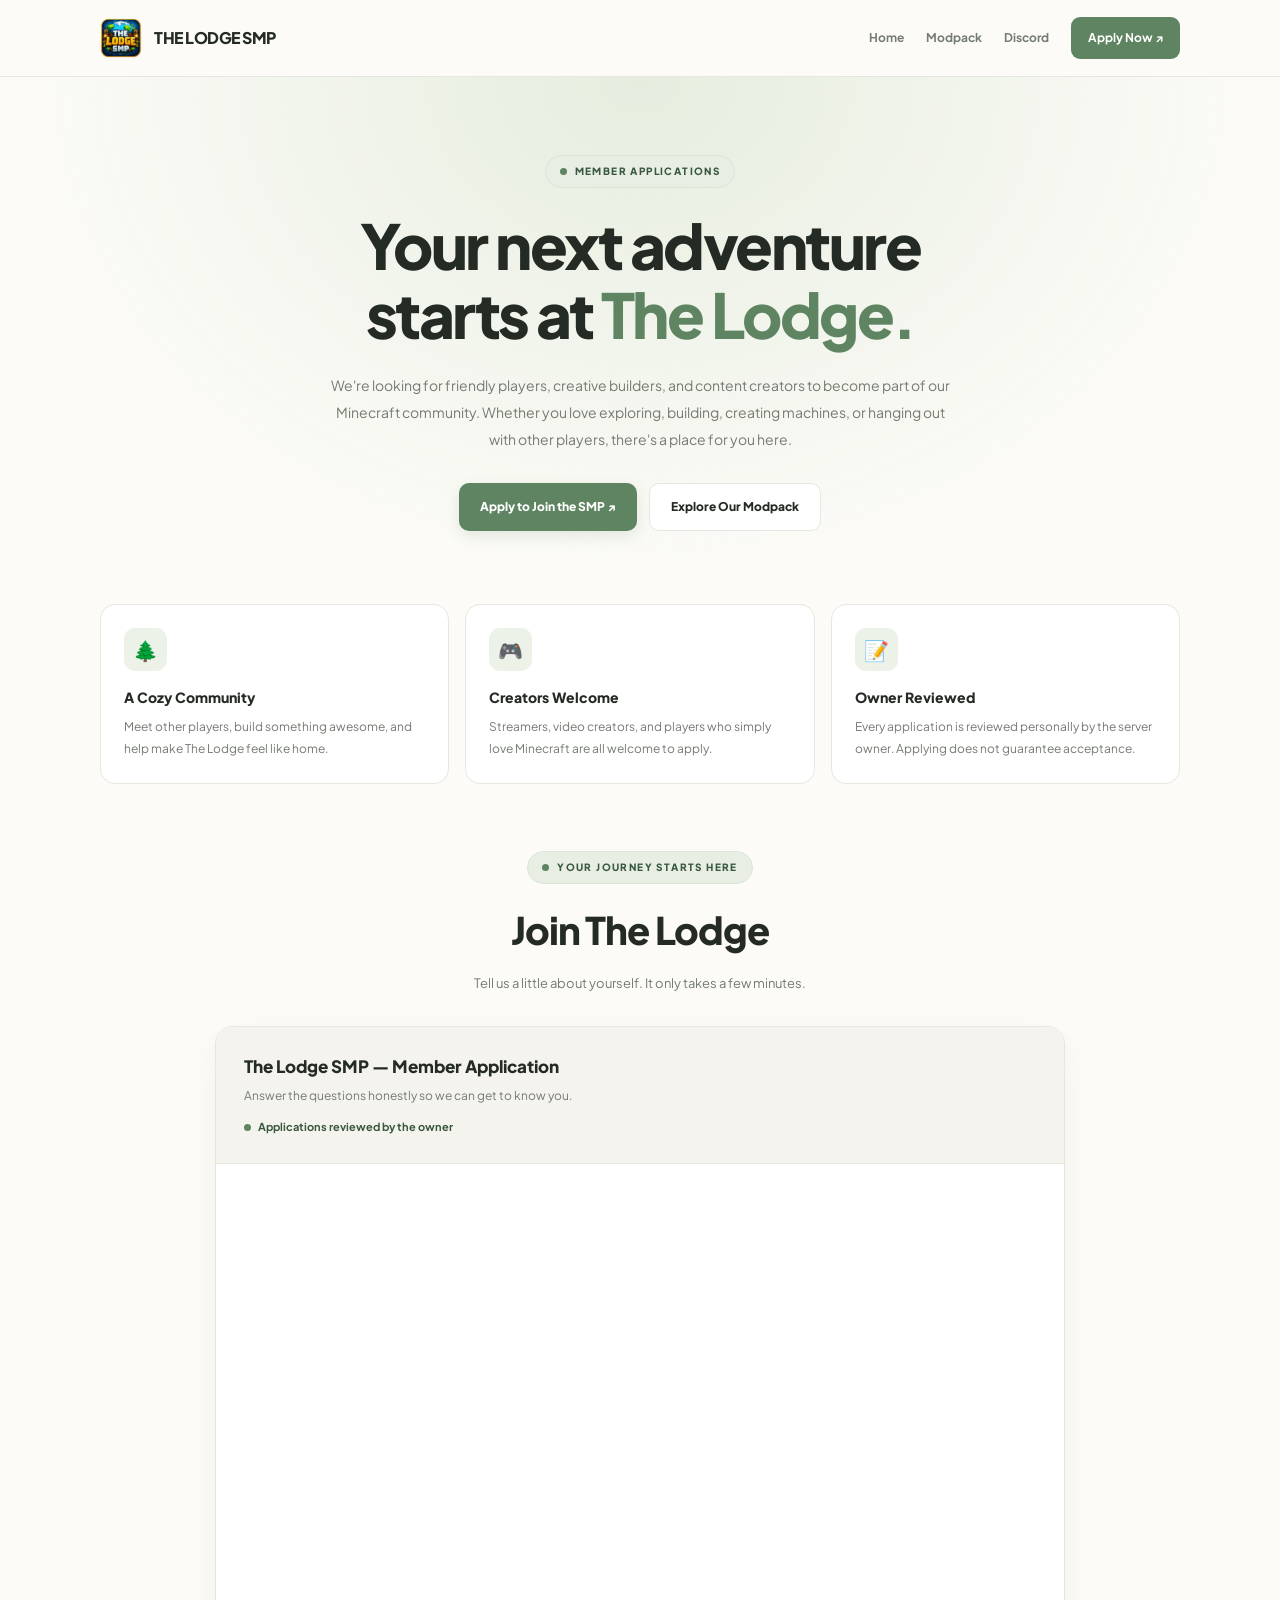
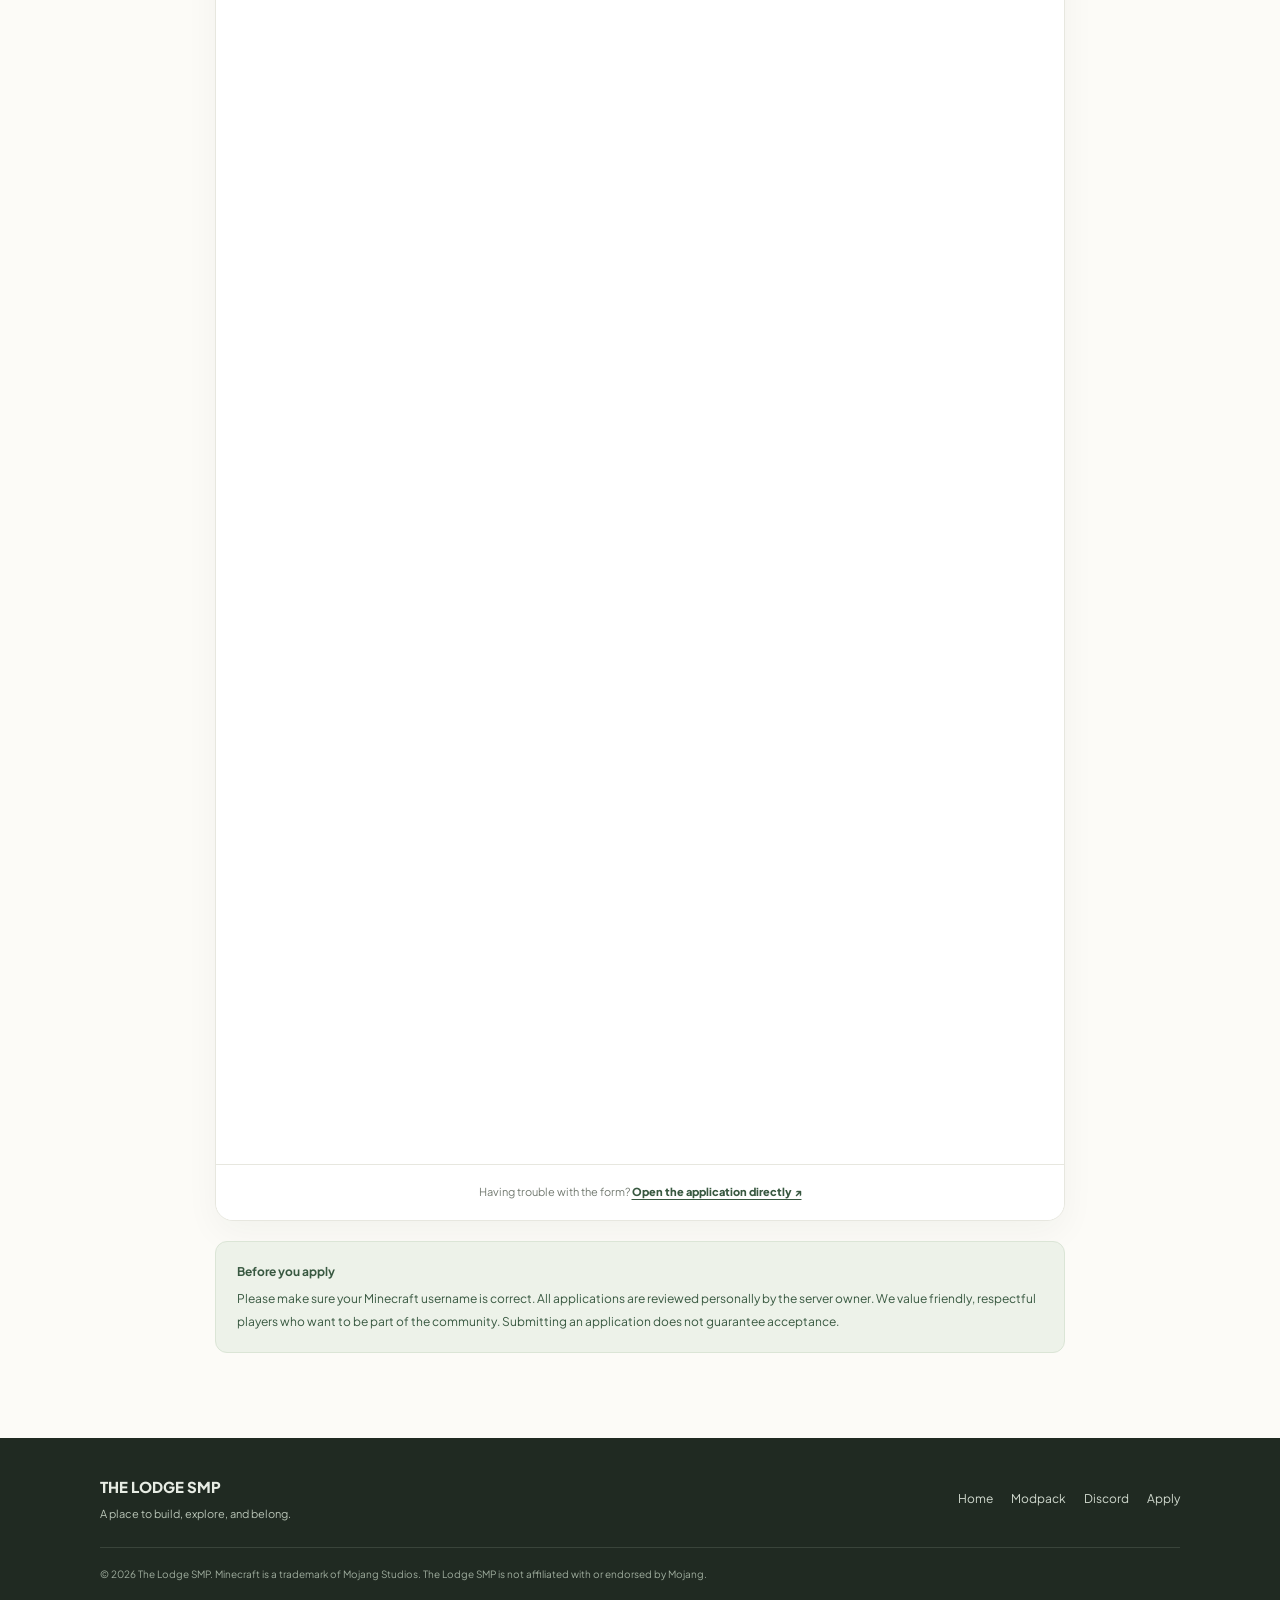
<file: apply/index.html>
<!DOCTYPE html>
<html lang="en">
<head>
  <meta charset="UTF-8">
  <meta name="viewport" content="width=device-width, initial-scale=1.0">

  <title>Apply to Join | The Lodge SMP</title>

  <meta name="description" content="Apply to join The Lodge SMP, a cozy Minecraft survival community built around creativity, friendships, and adventure.">
  <meta name="theme-color" content="#fcfbf7">

  <link rel="icon" type="image/png" href="/assets/gallery/logo.png">
  <link rel="apple-touch-icon" href="/assets/gallery/logo.png">

  <link rel="preconnect" href="https://fonts.googleapis.com">
  <link rel="preconnect" href="https://fonts.gstatic.com" crossorigin>
  <link href="https://fonts.googleapis.com/css2?family=Plus+Jakarta+Sans:wght@400;500;600;700;800&display=swap" rel="stylesheet">

  <style>
    :root {
      --background: #fcfbf7;
      --surface: #ffffff;
      --soft: #f4f3ed;
      --green: #5e8461;
      --green-dark: #385840;
      --text: #242a24;
      --muted: #747b72;
      --border: #e7e7df;
    }

    * {
      box-sizing: border-box;
      margin: 0;
      padding: 0;
    }

    html {
      scroll-behavior: smooth;
      scroll-padding-top: 100px;
    }

    body {
      font-family: 'Plus Jakarta Sans', sans-serif;
      background: var(--background);
      color: var(--text);
      line-height: 1.7;
    }

    a {
      color: inherit;
      text-decoration: none;
    }

    .container {
      width: min(1080px, 90%);
      margin: 0 auto;
    }

    /* NAVIGATION */

    header {
      background: rgba(252, 251, 247, 0.96);
      border-bottom: 1px solid var(--border);
      position: sticky;
      top: 0;
      z-index: 100;
      backdrop-filter: blur(12px);
    }

    .nav {
      min-height: 76px;
      display: flex;
      justify-content: space-between;
      align-items: center;
      gap: 20px;
    }

    .brand {
      display: flex;
      align-items: center;
      gap: 12px;
      font-size: 16px;
      font-weight: 800;
      letter-spacing: -0.5px;
    }

    .brand img {
      width: 42px;
      height: 42px;
      object-fit: contain;
      border-radius: 10px;
    }

    .nav-links {
      display: flex;
      align-items: center;
      gap: 22px;
      font-size: 12px;
      font-weight: 700;
    }

    .nav-links a:not(.nav-cta) {
      color: var(--muted);
      transition: color 0.2s;
    }

    .nav-links a:hover {
      color: var(--green-dark);
    }

    .nav-cta {
      background: var(--green);
      color: #fff;
      padding: 11px 17px;
      border-radius: 9px;
      transition: background 0.2s, transform 0.2s;
    }

    .nav-cta:hover {
      background: var(--green-dark);
      transform: translateY(-1px);
    }

    /* HERO */

    .hero {
      padding: 78px 0 65px;
      text-align: center;
      background:
        radial-gradient(ellipse at 50% 0%, #e6eddf 0%, transparent 68%),
        var(--background);
    }

    .eyebrow {
      display: inline-flex;
      align-items: center;
      gap: 8px;
      background: #e8eee3;
      color: var(--green-dark);
      border: 1px solid #dbe5d6;
      padding: 7px 14px;
      border-radius: 50px;
      font-size: 10px;
      font-weight: 800;
      text-transform: uppercase;
      letter-spacing: 1.4px;
      margin-bottom: 23px;
    }

    .eyebrow-dot {
      width: 7px;
      height: 7px;
      background: var(--green);
      border-radius: 50%;
    }

    h1 {
      font-size: clamp(36px, 6vw, 62px);
      line-height: 1.12;
      letter-spacing: -2.5px;
      font-weight: 800;
      max-width: 760px;
      margin: 0 auto 22px;
    }

    h1 span {
      color: var(--green);
    }

    .hero-description {
      max-width: 620px;
      margin: 0 auto;
      font-size: 14px;
      color: var(--muted);
      line-height: 1.95;
    }

    .hero-buttons {
      display: flex;
      flex-wrap: wrap;
      justify-content: center;
      gap: 12px;
      margin-top: 29px;
    }

    .button {
      display: inline-flex;
      justify-content: center;
      align-items: center;
      padding: 13px 21px;
      border-radius: 10px;
      font-size: 12px;
      font-weight: 800;
      transition: 0.2s;
    }

    .button-primary {
      background: var(--green);
      color: white;
      box-shadow: 0 5px 15px rgba(56, 88, 64, 0.12);
    }

    .button-primary:hover {
      background: var(--green-dark);
      transform: translateY(-2px);
    }

    .button-secondary {
      border: 1px solid var(--border);
      background: white;
    }

    .button-secondary:hover {
      border-color: var(--green);
      color: var(--green-dark);
    }

    /* INFORMATION CARDS */

    .info-section {
      padding: 8px 0 55px;
    }

    .info-grid {
      display: grid;
      grid-template-columns: repeat(3, 1fr);
      gap: 16px;
    }

    .info-card {
      background: var(--surface);
      border: 1px solid var(--border);
      border-radius: 15px;
      padding: 23px;
      transition: transform 0.2s, box-shadow 0.2s;
    }

    .info-card:hover {
      transform: translateY(-3px);
      box-shadow: 0 10px 25px rgba(30, 45, 30, 0.05);
    }

    .info-icon {
      width: 43px;
      height: 43px;
      display: flex;
      justify-content: center;
      align-items: center;
      background: #edf2e9;
      border-radius: 11px;
      font-size: 20px;
      margin-bottom: 15px;
    }

    .info-card h3 {
      font-size: 14px;
      font-weight: 800;
      margin-bottom: 6px;
    }

    .info-card p {
      font-size: 12px;
      line-height: 1.85;
      color: var(--muted);
    }

    /* APPLICATION FORM */

    .application-section {
      padding: 12px 0 85px;
    }

    .section-heading {
      text-align: center;
      margin-bottom: 32px;
    }

    .section-heading .eyebrow {
      margin-bottom: 14px;
    }

    .section-heading h2 {
      font-size: clamp(27px, 4vw, 38px);
      letter-spacing: -1.2px;
      font-weight: 800;
      margin-bottom: 9px;
    }

    .section-heading p {
      color: var(--muted);
      font-size: 13px;
    }

    .form-wrapper {
      max-width: 850px;
      margin: 0 auto;
      background: var(--surface);
      border: 1px solid var(--border);
      border-radius: 18px;
      overflow: hidden;
      box-shadow: 0 12px 35px rgba(30, 45, 30, 0.045);
    }

    .form-top {
      padding: 25px 28px;
      background: var(--soft);
      border-bottom: 1px solid var(--border);
    }

    .form-top h3 {
      font-size: 17px;
      font-weight: 800;
      margin-bottom: 5px;
    }

    .form-top p {
      color: var(--muted);
      font-size: 12px;
    }

    .form-badge {
      display: inline-flex;
      align-items: center;
      gap: 7px;
      margin-top: 12px;
      color: var(--green-dark);
      font-size: 11px;
      font-weight: 700;
    }

    .form-badge span {
      width: 7px;
      height: 7px;
      background: var(--green);
      border-radius: 50%;
    }

    .google-form {
      display: block;
      width: 100%;
      height: 1600px;
      border: 0;
      background: white;
    }

    .form-bottom {
      padding: 18px 24px;
      border-top: 1px solid var(--border);
      text-align: center;
      background: #fff;
    }

    .form-bottom p {
      font-size: 11px;
      color: var(--muted);
    }

    .form-bottom a {
      color: var(--green-dark);
      font-weight: 800;
      text-decoration: underline;
      text-underline-offset: 3px;
    }

    .privacy-note {
      max-width: 850px;
      margin: 20px auto 0;
      padding: 19px 21px;
      background: #edf2e9;
      border: 1px solid #dbe5d6;
      border-radius: 12px;
      font-size: 12px;
      line-height: 1.9;
      color: var(--green-dark);
    }

    .privacy-note strong {
      display: block;
      margin-bottom: 4px;
    }

    /* FOOTER */

    footer {
      background: #202a22;
      color: #e7ece4;
      padding: 36px 0 25px;
    }

    .footer-content {
      display: flex;
      justify-content: space-between;
      align-items: center;
      flex-wrap: wrap;
      gap: 20px;
    }

    .footer-brand {
      font-weight: 800;
      font-size: 15px;
    }

    .footer-description {
      color: #b8c4b6;
      font-size: 11px;
      margin-top: 5px;
    }

    .footer-links {
      display: flex;
      gap: 18px;
      flex-wrap: wrap;
      font-size: 12px;
      color: #d0d9ce;
    }

    .footer-links a:hover {
      color: white;
    }

    .copyright {
      color: #9eac9d;
      font-size: 10px;
      margin-top: 23px;
      padding-top: 18px;
      border-top: 1px solid #39443a;
    }

    /* MOBILE */

    @media (max-width: 700px) {
      .container {
        width: 92%;
      }

      .nav {
        min-height: 68px;
        gap: 10px;
      }

      .brand {
        font-size: 12px;
        gap: 7px;
      }

      .brand img {
        width: 34px;
        height: 34px;
      }

      .nav-links {
        gap: 10px;
        font-size: 10px;
      }

      .nav-links .hide-mobile {
        display: none;
      }

      .nav-cta {
        padding: 10px 12px;
      }

      .hero {
        padding: 57px 0 45px;
      }

      h1 {
        letter-spacing: -1.5px;
      }

      .hero-description {
        font-size: 12px;
      }

      .info-grid {
        grid-template-columns: 1fr;
        gap: 10px;
      }

      .info-card {
        padding: 18px;
        display: flex;
        gap: 14px;
        align-items: flex-start;
      }

      .info-icon {
        flex-shrink: 0;
        margin-bottom: 0;
      }

      .form-top {
        padding: 21px 18px;
      }

      .google-form {
        height: 1750px;
      }

      .application-section {
        padding-bottom: 55px;
      }

      .footer-content {
        flex-direction: column;
        align-items: flex-start;
      }

      .footer-links {
        gap: 14px;
      }
    }

    @media (max-width: 380px) {
      .brand {
        font-size: 10px;
      }

      .nav-links {
        font-size: 9px;
      }

      .nav-cta {
        padding: 9px 10px;
      }

      .hero-buttons .button {
        width: 100%;
      }
    }

    @media (prefers-reduced-motion: reduce) {
      html {
        scroll-behavior: auto;
      }

      *,
      *::before,
      *::after {
        transition: none !important;
      }
    }
  </style>
</head>

<body>

  <!-- NAVIGATION -->
  <header>
    <div class="container nav">

      <a class="brand" href="/" aria-label="The Lodge SMP homepage">
        <img src="/assets/gallery/logo.png" alt="The Lodge SMP logo">
        <span>THE LODGE SMP</span>
      </a>

      <nav class="nav-links" aria-label="Main navigation">
        <a href="/" class="hide-mobile">Home</a>
        <a href="/mods/" class="hide-mobile">Modpack</a>

        <a
          href="https://discord.gg/4DtjrRRU2F"
          target="_blank"
          rel="noopener noreferrer"
          class="hide-mobile">
          Discord
        </a>

        <a href="#application" class="nav-cta">Apply Now ↗</a>
      </nav>

    </div>
  </header>

  <main>

    <!-- HERO -->
    <section class="hero">
      <div class="container">

        <div class="eyebrow">
          <span class="eyebrow-dot"></span>
          MEMBER APPLICATIONS
        </div>

        <h1>
          Your next adventure<br>
          starts at <span>The Lodge.</span>
        </h1>

        <p class="hero-description">
          We're looking for friendly players, creative builders, and
          content creators to become part of our Minecraft community.
          Whether you love exploring, building, creating machines, or
          hanging out with other players, there's a place for you here.
        </p>

        <div class="hero-buttons">
          <a href="#application" class="button button-primary">
            Apply to Join the SMP ↗
          </a>

          <a href="/mods/" class="button button-secondary">
            Explore Our Modpack
          </a>
        </div>

      </div>
    </section>

    <!-- COMMUNITY HIGHLIGHTS -->
    <section class="info-section">
      <div class="container">

        <div class="info-grid">

          <article class="info-card">
            <div class="info-icon" aria-hidden="true">🌲</div>
            <div>
              <h3>A Cozy Community</h3>
              <p>
                Meet other players, build something awesome, and help
                make The Lodge feel like home.
              </p>
            </div>
          </article>

          <article class="info-card">
            <div class="info-icon" aria-hidden="true">🎮</div>
            <div>
              <h3>Creators Welcome</h3>
              <p>
                Streamers, video creators, and players who simply love
                Minecraft are all welcome to apply.
              </p>
            </div>
          </article>

          <article class="info-card">
            <div class="info-icon" aria-hidden="true">📝</div>
            <div>
              <h3>Owner Reviewed</h3>
              <p>
                Every application is reviewed personally by the server
                owner. Applying does not guarantee acceptance.
              </p>
            </div>
          </article>

        </div>
      </div>
    </section>

    <!-- APPLICATION FORM -->
    <section class="application-section" id="application">
      <div class="container">

        <div class="section-heading">

          <div class="eyebrow">
            <span class="eyebrow-dot"></span>
            YOUR JOURNEY STARTS HERE
          </div>

          <h2>Join The Lodge</h2>

          <p>
            Tell us a little about yourself. It only takes a few minutes.
          </p>

        </div>

        <div class="form-wrapper">

          <div class="form-top">
            <h3>The Lodge SMP — Member Application</h3>

            <p>
              Answer the questions honestly so we can get to know you.
            </p>

            <div class="form-badge">
              <span></span>
              Applications reviewed by the owner
            </div>
          </div>

          <!-- THE LODGE SMP GOOGLE FORM -->
          <iframe
            class="google-form"
            src="https://docs.google.com/forms/d/e/1FAIpQLSeAXozG_1HWbkxJUyB3RiCMF12TIP4J_9rNh5ovKfW4YFV52A/viewform?embedded=true"
            title="The Lodge SMP Member Application"
            width="100%"
            height="1600"
            frameborder="0"
            marginheight="0"
            marginwidth="0">
            Loading The Lodge SMP application form…
          </iframe>

          <div class="form-bottom">
            <p>
              Having trouble with the form?
              <a
                href="https://docs.google.com/forms/d/e/1FAIpQLSeAXozG_1HWbkxJUyB3RiCMF12TIP4J_9rNh5ovKfW4YFV52A/viewform"
                target="_blank"
                rel="noopener noreferrer">
                Open the application directly ↗
              </a>
            </p>
          </div>

        </div>

        <div class="privacy-note">
          <strong>Before you apply</strong>
          Please make sure your Minecraft username is correct.
          All applications are reviewed personally by the server owner.
          We value friendly, respectful players who want to be part of
          the community. Submitting an application does not guarantee
          acceptance.
        </div>

      </div>
    </section>

  </main>

  <!-- FOOTER -->
  <footer>
    <div class="container">

      <div class="footer-content">

        <div>
          <div class="footer-brand">THE LODGE SMP</div>

          <div class="footer-description">
            A place to build, explore, and belong.
          </div>
        </div>

        <nav class="footer-links" aria-label="Footer navigation">
          <a href="/">Home</a>
          <a href="/mods/">Modpack</a>

          <a
            href="https://discord.gg/4DtjrRRU2F"
            target="_blank"
            rel="noopener noreferrer">
            Discord
          </a>

          <a href="#application">Apply</a>
        </nav>

      </div>

      <div class="copyright">
        © 2026 The Lodge SMP. Minecraft is a trademark of Mojang Studios.
        The Lodge SMP is not affiliated with or endorsed by Mojang.
      </div>

    </div>
  </footer>

</body>
</html>
</file>
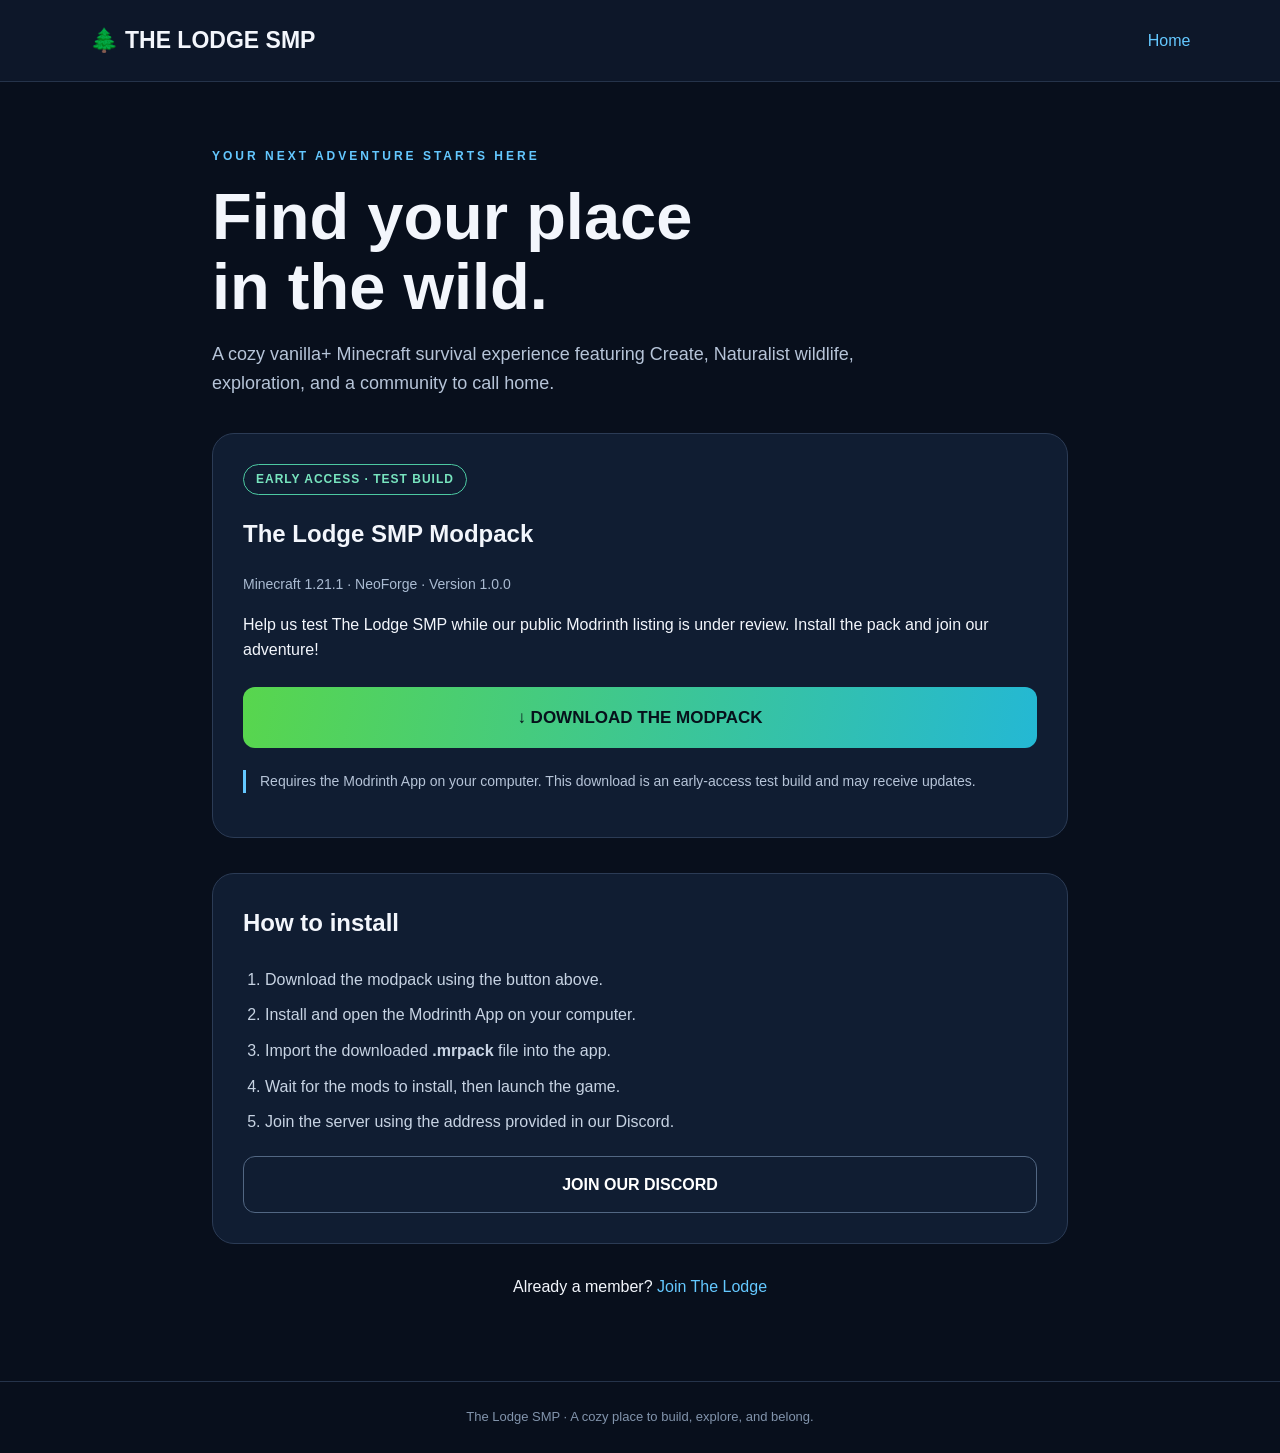
<file: download/index.html>
<!DOCTYPE html>
<html lang="en">
<head>
  <meta charset="UTF-8">
  <meta name="viewport" content="width=device-width, initial-scale=1.0">
  <meta name="theme-color" content="#0b1220">
  <meta name="description" content="Download The Lodge SMP Minecraft modpack. Join our cozy Create and Naturalist survival community.">
  <title>Download The Lodge SMP</title>
  <style>
    * { box-sizing: border-box; }
    body {
      margin: 0;
      font-family: Arial, Helvetica, sans-serif;
      background: #080f1c;
      color: #f3f6fc;
      line-height: 1.6;
    }
    header {
      padding: 22px 7%;
      background: #0d1729;
      border-bottom: 1px solid #25334a;
      display: flex;
      align-items: center;
      justify-content: space-between;
      gap: 15px;
    }
    .brand { font-size: 23px; font-weight: 800; }
    header a, .text-link { color: #64c8ff; text-decoration: none; }
    main { max-width: 900px; margin: auto; padding: 65px 22px; }
    .eyebrow {
      color: #64c8ff;
      font-size: 12px;
      letter-spacing: 3px;
      font-weight: bold;
      text-transform: uppercase;
    }
    h1 { font-size: clamp(38px, 7vw, 65px); line-height: 1.08; margin: 16px 0; }
    .intro { color: #b6c4d8; font-size: 18px; max-width: 650px; }
    .card {
      margin-top: 35px;
      padding: 30px;
      border: 1px solid #2b3b55;
      background: #101d32;
      border-radius: 22px;
    }
    .tag {
      display: inline-block;
      padding: 5px 12px;
      border: 1px solid #4cc8a1;
      color: #78e5bf;
      border-radius: 30px;
      font-size: 12px;
      font-weight: bold;
      letter-spacing: 1px;
    }
    h2 { margin-top: 0; }
    .details { color: #aabbd2; font-size: 14px; }
    .download {
      display: block;
      text-align: center;
      background: linear-gradient(100deg, #58d64d, #24b8d4);
      color: #06111b;
      font-weight: 800;
      font-size: 17px;
      padding: 17px 20px;
      border-radius: 12px;
      text-decoration: none;
      margin-top: 24px;
    }
    .download:hover { filter: brightness(1.08); }
    .note {
      border-left: 3px solid #64c8ff;
      padding-left: 14px;
      color: #b6c4d8;
      margin-top: 22px;
      font-size: 14px;
    }
    ol { padding-left: 22px; color: #c7d3e3; }
    li { padding: 5px 0; }
    .discord {
      display: block;
      border: 1px solid #526783;
      color: white;
      text-decoration: none;
      text-align: center;
      padding: 15px;
      border-radius: 12px;
      font-weight: bold;
      margin-top: 15px;
    }
    footer {
      border-top: 1px solid #25334a;
      color: #8294ac;
      text-align: center;
      padding: 25px;
      font-size: 13px;
    }
    @media (max-width: 550px) {
      header { padding: 18px 20px; }
      .brand { font-size: 19px; }
      main { padding-top: 45px; }
      .card { padding: 22px; }
    }
  </style>
</head>
<body>
  <header>
    <div class="brand">🌲 THE LODGE SMP</div>
    <a href="/">Home</a>
  </header>

  <main>
    <div class="eyebrow">Your next adventure starts here</div>
    <h1>Find your place<br>in the wild.</h1>
    <p class="intro">
      A cozy vanilla+ Minecraft survival experience featuring Create,
      Naturalist wildlife, exploration, and a community to call home.
    </p>

    <section class="card">
      <span class="tag">EARLY ACCESS · TEST BUILD</span>
      <h2 style="margin-top: 20px;">The Lodge SMP Modpack</h2>
      <p class="details">Minecraft 1.21.1 · NeoForge · Version 1.0.0</p>
      <p>
        Help us test The Lodge SMP while our public Modrinth listing
        is under review. Install the pack and join our adventure!
      </p>
      <a class="download"
         href="https://github.com/m3xy22/lodge-smp-website/releases/download/test-v1.0.0/The.Lodge.SMP.1.0.0.mrpack">
        ↓ DOWNLOAD THE MODPACK
      </a>
      <p class="note">
        Requires the Modrinth App on your computer. This download is
        an early-access test build and may receive updates.
      </p>
    </section>

    <section class="card">
      <h2>How to install</h2>
      <ol>
        <li>Download the modpack using the button above.</li>
        <li>Install and open the Modrinth App on your computer.</li>
        <li>Import the downloaded <strong>.mrpack</strong> file into the app.</li>
        <li>Wait for the mods to install, then launch the game.</li>
        <li>Join the server using the address provided in our Discord.</li>
      </ol>
      <a class="discord" href="https://discord.gg/4DtjrRRU2F" target="_blank" rel="noopener">
        JOIN OUR DISCORD
      </a>
    </section>

    <p style="text-align:center;margin-top:30px;">
      Already a member? <a class="text-link" href="https://discord.gg/4DtjrRRU2F">Join The Lodge</a>
    </p>
  </main>

  <footer>
    The Lodge SMP · A cozy place to build, explore, and belong.
  </footer>
</body>
</html>
</file>
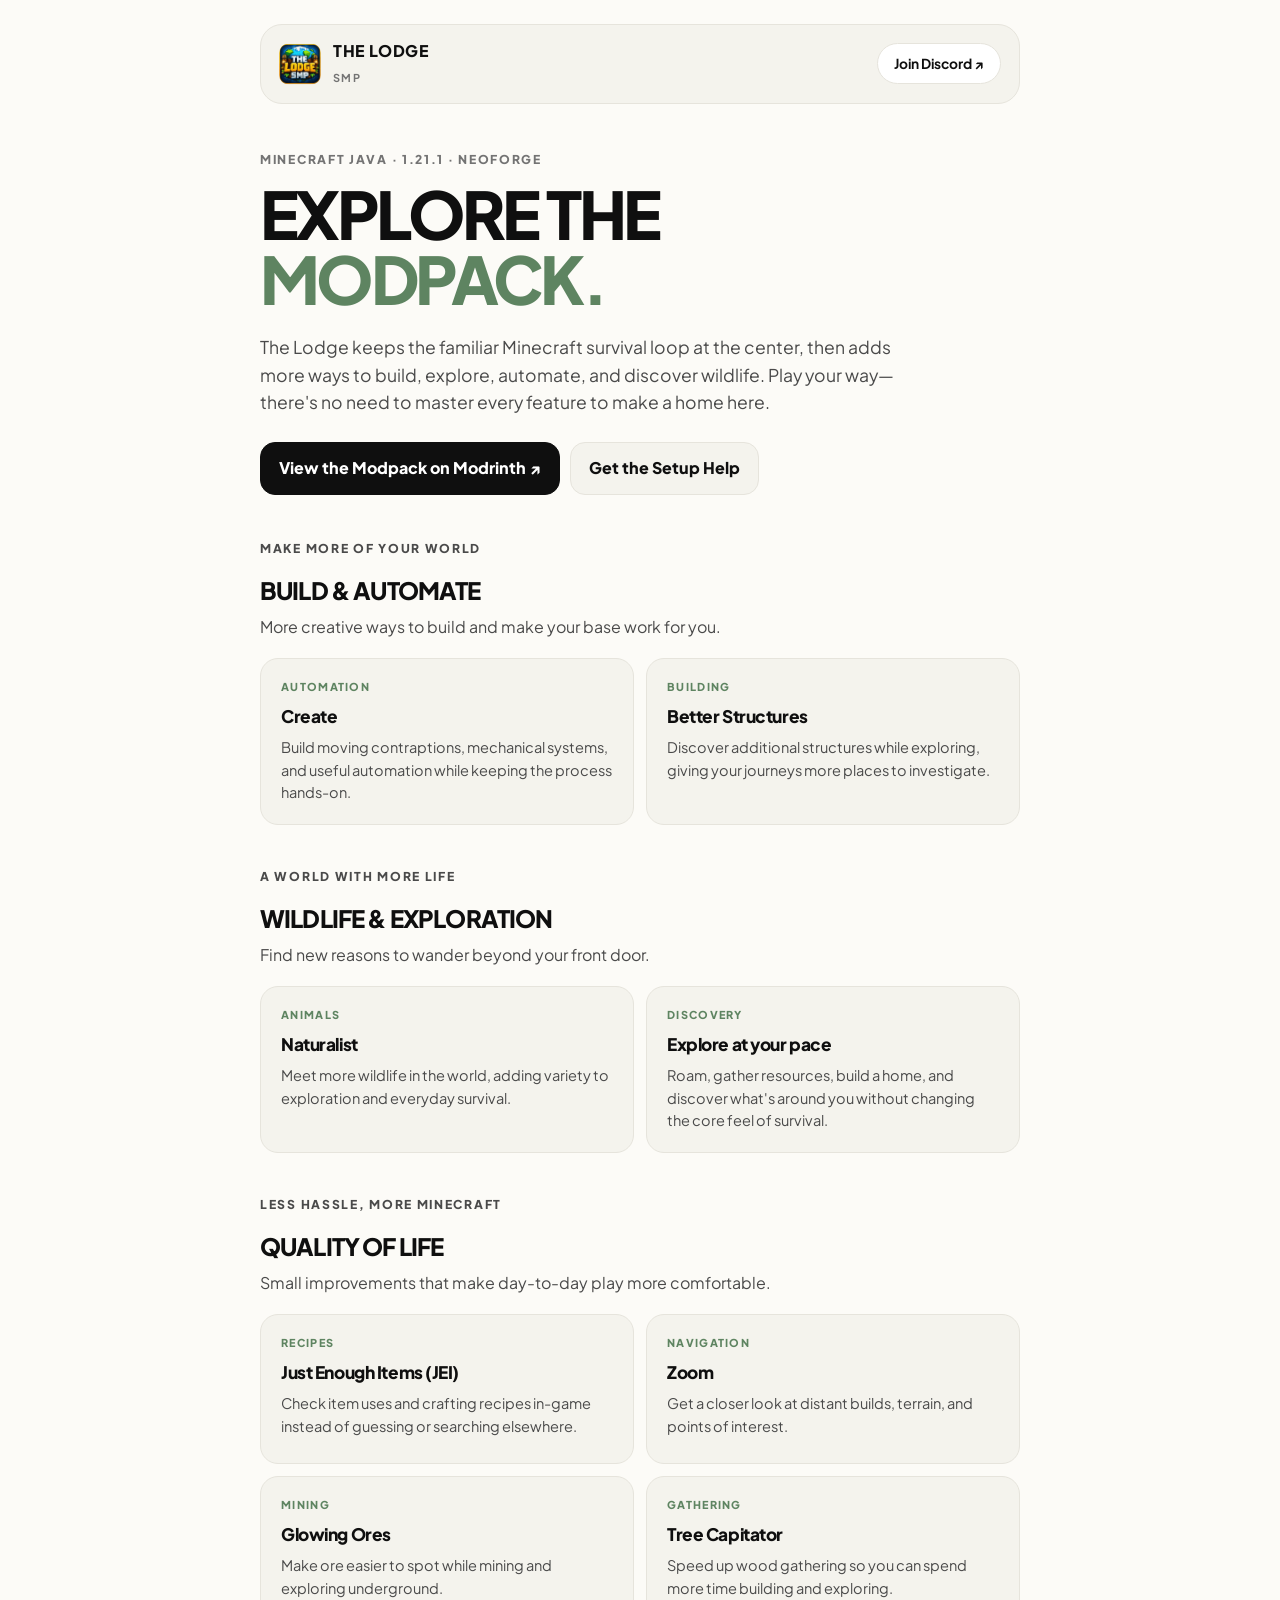
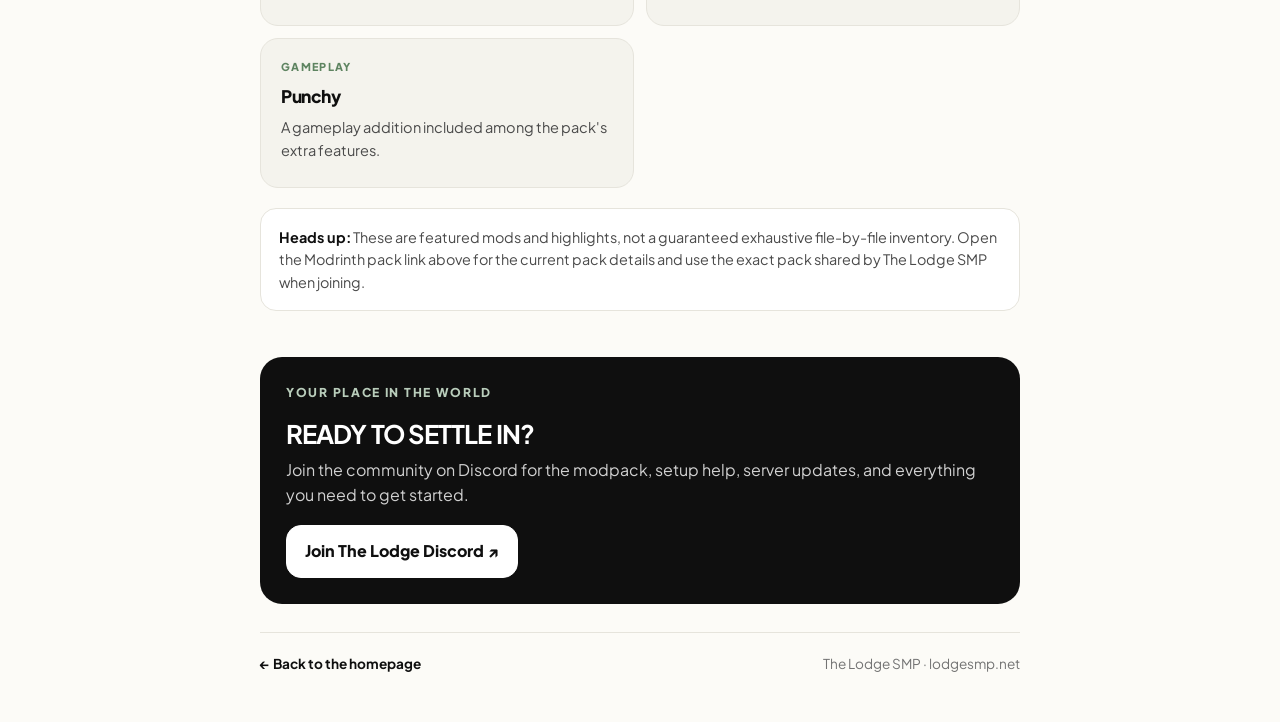
<file: mods/index.html>
<!DOCTYPE html>
<html lang="en">
<head>
  <meta charset="UTF-8">
  <meta name="viewport" content="width=device-width, initial-scale=1.0">
  <meta name="theme-color" content="#fcfbf7">
  <meta name="description" content="Explore the featured mods and gameplay additions in The Lodge SMP's Minecraft Java modpack.">
  <title>Explore the Modpack | The Lodge SMP</title>

  <link rel="icon" type="image/png" href="../assets/gallery/logo.png">
  <link rel="apple-touch-icon" href="../assets/gallery/logo.png">
  <link rel="preconnect" href="https://fonts.googleapis.com">
  <link rel="preconnect" href="https://fonts.gstatic.com" crossorigin>
  <link href="https://fonts.googleapis.com/css2?family=Plus+Jakarta+Sans:wght@400;500;600;700;800&display=swap" rel="stylesheet">

  <style>
    :root {
      --bg: #fcfbf7;
      --card: #f4f3ed;
      --ink: #0f0f0f;
      --muted: #4a4a4a;
      --subtle: #737373;
      --green: #5e8461;
      --border: #e6e4dc;
      --font: 'Plus Jakarta Sans', -apple-system,
        BlinkMacSystemFont, 'Segoe UI', sans-serif;
    }

    * {
      box-sizing: border-box;
      margin: 0;
      padding: 0;
    }

    body {
      background: var(--bg);
      color: var(--ink);
      font-family: var(--font);
      line-height: 1.55;
      -webkit-font-smoothing: antialiased;
      padding: 24px 16px 48px;
    }

    a {
      color: inherit;
    }

    .container {
      max-width: 760px;
      margin: 0 auto;
    }

    header {
      display: flex;
      align-items: center;
      justify-content: space-between;
      gap: 16px;
      padding: 14px 18px;
      background: var(--card);
      border: 1px solid var(--border);
      border-radius: 22px;
      margin-bottom: 46px;
    }

    .brand {
      display: flex;
      align-items: center;
      gap: 12px;
      text-decoration: none;
    }

    .brand img {
      width: 42px;
      height: 42px;
      object-fit: cover;
      border-radius: 10px;
    }

    .brand-name {
      font-size: 1rem;
      font-weight: 800;
      letter-spacing: .04em;
      text-transform: uppercase;
      line-height: 1.15;
    }

    .brand-sub {
      font-size: .68rem;
      font-weight: 700;
      letter-spacing: .12em;
      color: var(--subtle);
      text-transform: uppercase;
    }

    .pill {
      display: inline-flex;
      align-items: center;
      justify-content: center;
      text-decoration: none;
      background: #fff;
      border: 1px solid var(--border);
      border-radius: 999px;
      padding: 9px 16px;
      font-size: .86rem;
      font-weight: 700;
      white-space: nowrap;
    }

    .eyebrow {
      font-size: .76rem;
      font-weight: 800;
      letter-spacing: .14em;
      text-transform: uppercase;
      color: var(--subtle);
      margin-bottom: 14px;
    }

    h1 {
      font-size: clamp(2.5rem, 8vw, 4.1rem);
      font-weight: 800;
      line-height: .99;
      letter-spacing: -.055em;
      text-transform: uppercase;
      margin-bottom: 22px;
    }

    h1 span {
      color: var(--green);
    }

    .intro {
      font-size: 1.1rem;
      color: var(--muted);
      max-width: 650px;
      margin-bottom: 24px;
    }

    .actions {
      display: flex;
      flex-wrap: wrap;
      gap: 10px;
      margin: 26px 0 44px;
    }

    .button {
      display: inline-flex;
      align-items: center;
      justify-content: center;
      text-decoration: none;
      font-weight: 800;
      border-radius: 15px;
      padding: 13px 18px;
      border: 1px solid var(--border);
      background: var(--card);
    }

    .button.primary {
      background: var(--ink);
      color: #fff;
      border-color: var(--ink);
    }

    .section-head {
      margin: 42px 0 18px;
    }

    .section-head h2 {
      font-size: 1.5rem;
      letter-spacing: -.035em;
      font-weight: 800;
      text-transform: uppercase;
      margin-bottom: 6px;
    }

    .section-head p {
      color: var(--muted);
    }

    .grid {
      display: grid;
      grid-template-columns: repeat(2, minmax(0, 1fr));
      gap: 12px;
    }

    .mod {
      background: var(--card);
      border: 1px solid var(--border);
      border-radius: 18px;
      padding: 20px;
      min-height: 150px;
      display: flex;
      flex-direction: column;
      align-items: flex-start;
    }

    .tag {
      display: inline-block;
      color: var(--green);
      font-size: .68rem;
      letter-spacing: .12em;
      font-weight: 800;
      text-transform: uppercase;
      margin-bottom: 10px;
    }

    /* Mod icon and title layout */
    .mod-title {
      display: flex;
      align-items: center;
      gap: 12px;
      margin-bottom: 10px;
      width: 100%;
    }

    .mod-icon {
      width: 44px;
      height: 44px;
      object-fit: contain;
      border-radius: 10px;
      background: #fff;
      border: 1px solid var(--border);
      padding: 3px;
      flex-shrink: 0;
    }

    .mod-title h3 {
      font-size: 1.08rem;
      line-height: 1.2;
      letter-spacing: -.025em;
      margin: 0;
      font-weight: 800;
    }

    .mod p {
      font-size: .91rem;
      color: var(--muted);
      line-height: 1.55;
    }

    .note {
      background: #fff;
      border: 1px solid var(--border);
      border-radius: 16px;
      padding: 17px 18px;
      color: var(--muted);
      font-size: .9rem;
      margin-top: 20px;
    }

    .note strong {
      color: var(--ink);
    }

    .join {
      margin-top: 46px;
      background: var(--ink);
      color: #fff;
      border-radius: 22px;
      padding: 26px;
    }

    .join h2 {
      font-size: 1.6rem;
      line-height: 1.1;
      letter-spacing: -.035em;
      text-transform: uppercase;
      margin-bottom: 10px;
    }

    .join p {
      color: #d1d1d1;
      margin-bottom: 18px;
    }

    .join .button {
      background: #fff;
      color: var(--ink);
      border-color: #fff;
    }

    footer {
      display: flex;
      justify-content: space-between;
      flex-wrap: wrap;
      gap: 12px;
      margin-top: 28px;
      padding-top: 20px;
      border-top: 1px solid var(--border);
      font-size: .85rem;
      color: var(--subtle);
    }

    footer a {
      text-decoration: none;
      font-weight: 700;
      color: var(--ink);
    }

    @media (max-width: 520px) {
      body {
        padding: 16px 12px 36px;
      }

      header {
        margin-bottom: 36px;
        padding: 12px;
      }

      .brand img {
        width: 36px;
        height: 36px;
      }

      .pill {
        padding: 8px 11px;
        font-size: .78rem;
      }

      .grid {
        grid-template-columns: 1fr;
      }

      .mod {
        min-height: auto;
        padding: 18px;
      }

      .intro {
        font-size: 1rem;
      }

      .actions .button {
        width: 100%;
      }

      .join {
        padding: 22px;
      }
    }
  </style>
</head>

<body>
  <div class="container">

    <header>
      <a class="brand" href="/" aria-label="The Lodge SMP homepage">
        <img src="../assets/gallery/logo.png" alt="The Lodge SMP logo">
        <span>
          <span class="brand-name">The Lodge</span><br>
          <span class="brand-sub">SMP</span>
        </span>
      </a>

      <a class="pill"
         href="https://discord.gg/4DtjrRRU2F"
         target="_blank"
         rel="noopener noreferrer">
        Join Discord ↗
      </a>
    </header>

    <main>
      <p class="eyebrow">Minecraft Java · 1.21.1 · NeoForge</p>

      <h1>Explore the<br><span>Modpack.</span></h1>

      <p class="intro">
        The Lodge keeps the familiar Minecraft survival loop at the center,
        then adds more ways to build, explore, automate, and discover wildlife.
        Play your way—there's no need to master every feature to make a home here.
      </p>

      <div class="actions">
        <a class="button primary"
           href="https://modrinth.com/share/2AixkXc9"
           target="_blank"
           rel="noopener noreferrer">
          View the Modpack on Modrinth ↗
        </a>

        <a class="button"
           href="https://discord.gg/4DtjrRRU2F"
           target="_blank"
           rel="noopener noreferrer">
          Get the Setup Help
        </a>
      </div>

      <section aria-labelledby="build-title">
        <div class="section-head">
          <p class="eyebrow">Make more of your world</p>
          <h2 id="build-title">Build &amp; automate</h2>
          <p>More creative ways to build and make your base work for you.</p>
        </div>

        <div class="grid">
          <article class="mod">
            <span class="tag">Automation</span>
            <div class="mod-title">
              <img class="mod-icon"
                   data-modrinth="create"
                   alt="Create mod icon"
                   hidden>
              <h3>Create</h3>
            </div>
            <p>
              Build moving contraptions, mechanical systems, and useful
              automation while keeping the process hands-on.
            </p>
          </article>

          <article class="mod">
            <span class="tag">Building</span>
            <div class="mod-title">
              <img class="mod-icon"
                   data-modrinth="better-structures"
                   alt="Better Structures icon"
                   hidden>
              <h3>Better Structures</h3>
            </div>
            <p>
              Discover additional structures while exploring, giving your
              journeys more places to investigate.
            </p>
          </article>
        </div>
      </section>

      <section aria-labelledby="nature-title">
        <div class="section-head">
          <p class="eyebrow">A world with more life</p>
          <h2 id="nature-title">Wildlife &amp; exploration</h2>
          <p>Find new reasons to wander beyond your front door.</p>
        </div>

        <div class="grid">
          <article class="mod">
            <span class="tag">Animals</span>
            <div class="mod-title">
              <img class="mod-icon"
                   data-modrinth="naturalist"
                   alt="Naturalist mod icon"
                   hidden>
              <h3>Naturalist</h3>
            </div>
            <p>
              Meet more wildlife in the world, adding variety to exploration
              and everyday survival.
            </p>
          </article>

          <article class="mod">
            <span class="tag">Discovery</span>
            <div class="mod-title">
              <h3>Explore at your pace</h3>
            </div>
            <p>
              Roam, gather resources, build a home, and discover what's around
              you without changing the core feel of survival.
            </p>
          </article>
        </div>
      </section>

      <section aria-labelledby="quality-title">
        <div class="section-head">
          <p class="eyebrow">Less hassle, more Minecraft</p>
          <h2 id="quality-title">Quality of life</h2>
          <p>Small improvements that make day-to-day play more comfortable.</p>
        </div>

        <div class="grid">
          <article class="mod">
            <span class="tag">Recipes</span>
            <div class="mod-title">
              <img class="mod-icon"
                   data-modrinth="jei"
                   alt="Just Enough Items icon"
                   hidden>
              <h3>Just Enough Items (JEI)</h3>
            </div>
            <p>
              Check item uses and crafting recipes in-game instead of guessing
              or searching elsewhere.
            </p>
          </article>

          <article class="mod">
            <span class="tag">Navigation</span>
            <div class="mod-title">
              <img class="mod-icon"
                   data-modrinth="zoomify"
                   alt="Zoom mod icon"
                   hidden>
              <h3>Zoom</h3>
            </div>
            <p>
              Get a closer look at distant builds, terrain, and points of interest.
            </p>
          </article>

          <article class="mod">
            <span class="tag">Mining</span>
            <div class="mod-title">
              <img class="mod-icon"
                   data-modrinth="new-glowing-ores"
                   alt="Glowing Ores icon"
                   hidden>
              <h3>Glowing Ores</h3>
            </div>
            <p>
              Make ore easier to spot while mining and exploring underground.
            </p>
          </article>

          <article class="mod">
            <span class="tag">Gathering</span>
            <div class="mod-title">
              <img class="mod-icon"
                   data-modrinth="treecapitator"
                   alt="Tree Capitator icon"
                   hidden>
              <h3>Tree Capitator</h3>
            </div>
            <p>
              Speed up wood gathering so you can spend more time building
              and exploring.
            </p>
          </article>

          <article class="mod">
            <span class="tag">Gameplay</span>
            <div class="mod-title">
              <img class="mod-icon"
                   data-modrinth="punchy"
                   alt="Punchy mod icon"
                   hidden>
              <h3>Punchy</h3>
            </div>
            <p>
              A gameplay addition included among the pack's extra features.
            </p>
          </article>
        </div>
      </section>

      <p class="note">
        <strong>Heads up:</strong> These are featured mods and highlights,
        not a guaranteed exhaustive file-by-file inventory. Open the Modrinth
        pack link above for the current pack details and use the exact pack
        shared by The Lodge SMP when joining.
      </p>

      <section class="join" aria-labelledby="join-title">
        <p class="eyebrow" style="color:#b9cdbb">
          Your place in the world
        </p>

        <h2 id="join-title">Ready to settle in?</h2>

        <p>
          Join the community on Discord for the modpack, setup help,
          server updates, and everything you need to get started.
        </p>

        <a class="button"
           href="https://discord.gg/4DtjrRRU2F"
           target="_blank"
           rel="noopener noreferrer">
          Join The Lodge Discord ↗
        </a>
      </section>
    </main>

    <footer>
      <a href="/">← Back to the homepage</a>
      <span>The Lodge SMP · lodgesmp.net</span>
    </footer>

  </div>

  <script>
    document.querySelectorAll('[data-modrinth]').forEach(async (img) => {
      try {
        const slug = img.dataset.modrinth;

        const response = await fetch(
          'https://api.modrinth.com/v2/project/' +
          encodeURIComponent(slug)
        );

        if (!response.ok) {
          throw new Error('Modrinth project not found');
        }

        const project = await response.json();
        const icon = project.raw_icon_url || project.icon_url;

        if (icon) {
          img.src = icon;
          img.hidden = false;
        }
      } catch (error) {
        img.hidden = true;
      }
    });
  </script>
</body>
</html>
</file>
